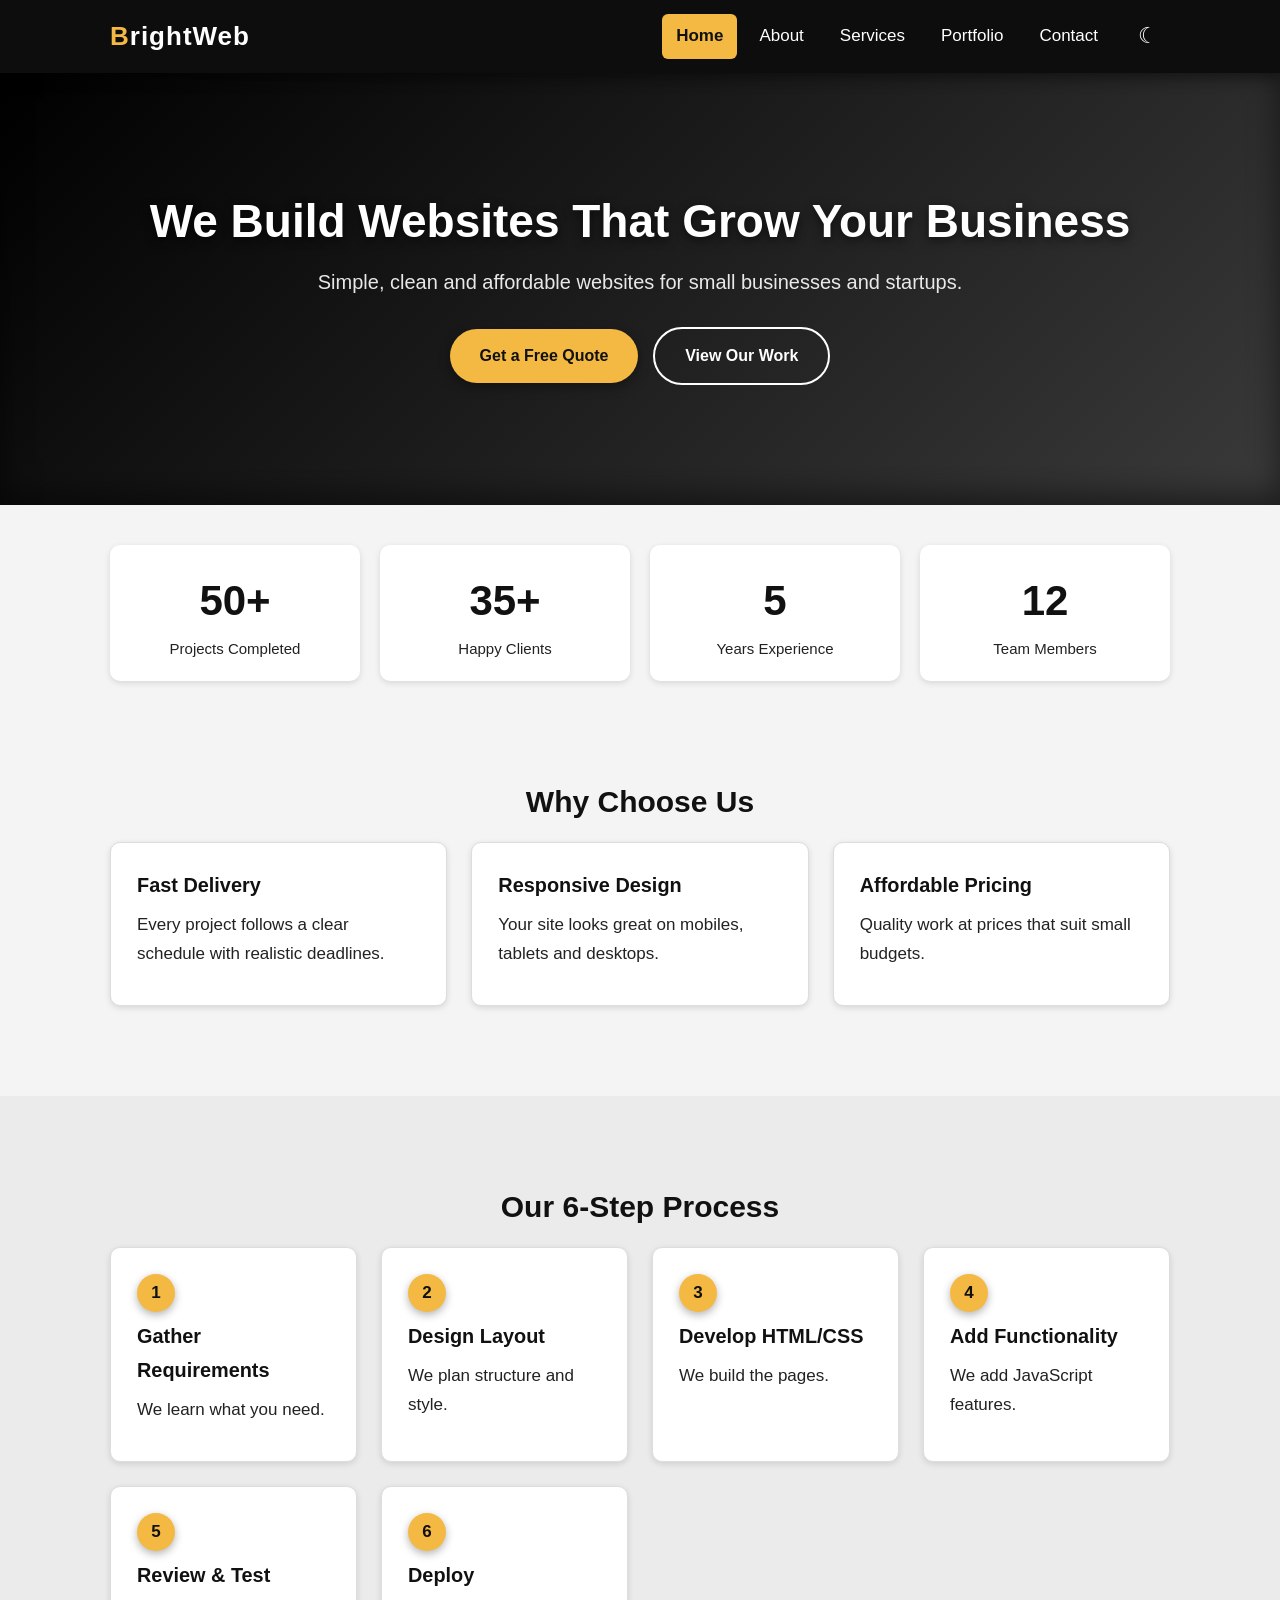
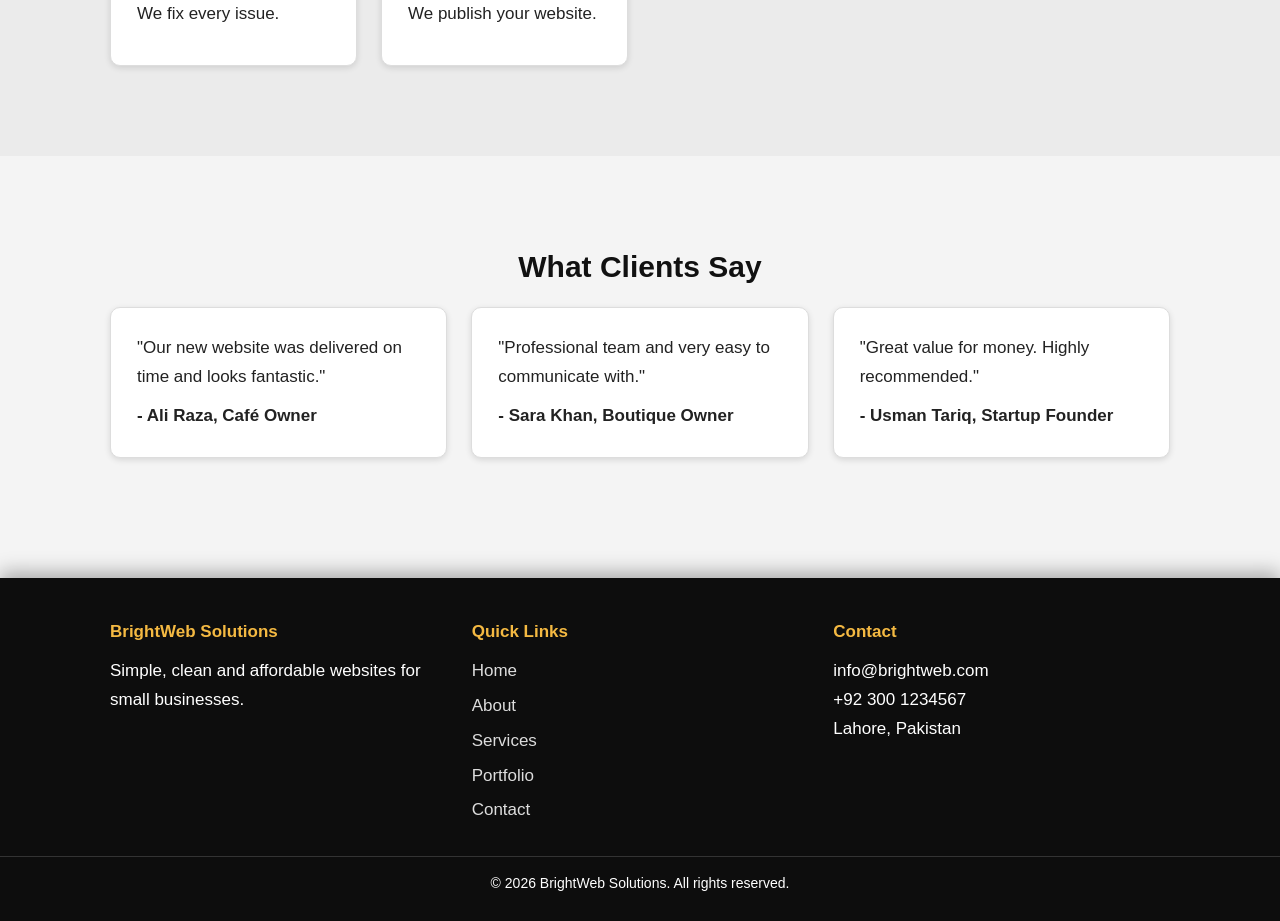
<file: index.html>
<!DOCTYPE html>
<html lang="en">
<head>
  <meta charset="UTF-8">
  <meta name="viewport" content="width=device-width, initial-scale=1.0">
  <title>BrightWeb Solutions - Home</title>
  <link rel="stylesheet" href="css/style.css">
</head>
<body>
  <div id="site-header"></div>

  <section class="hero">
    <div class="container">
      <h1>We Build Websites That Grow Your Business</h1>
      <p>Simple, clean and affordable websites for small businesses and startups.</p>
      <a href="contact.html" class="btn">Get a Free Quote</a>
      <a href="portfolio.html" class="btn btn-outline">View Our Work</a>
    </div>
  </section>

  <section class="container stats">
    <div><span class="counter" data-target="50">0</span>+<p>Projects Completed</p></div>
    <div><span class="counter" data-target="35">0</span>+<p>Happy Clients</p></div>
    <div><span class="counter" data-target="5">0</span><p>Years Experience</p></div>
    <div><span class="counter" data-target="12">0</span><p>Team Members</p></div>
  </section>

  <section class="container section">
    <h2 class="center">Why Choose Us</h2>
    <div class="cards">
      <div class="card"><h3>Fast Delivery</h3><p>Every project follows a clear schedule with realistic deadlines.</p></div>
      <div class="card"><h3>Responsive Design</h3><p>Your site looks great on mobiles, tablets and desktops.</p></div>
      <div class="card"><h3>Affordable Pricing</h3><p>Quality work at prices that suit small budgets.</p></div>
    </div>
  </section>

  <section class="alt">
    <div class="container section">
      <h2 class="center">Our 6-Step Process</h2>
      <div class="cards steps">
        <div class="card"><span class="num">1</span><h3>Gather Requirements</h3><p>We learn what you need.</p></div>
        <div class="card"><span class="num">2</span><h3>Design Layout</h3><p>We plan structure and style.</p></div>
        <div class="card"><span class="num">3</span><h3>Develop HTML/CSS</h3><p>We build the pages.</p></div>
        <div class="card"><span class="num">4</span><h3>Add Functionality</h3><p>We add JavaScript features.</p></div>
        <div class="card"><span class="num">5</span><h3>Review &amp; Test</h3><p>We fix every issue.</p></div>
        <div class="card"><span class="num">6</span><h3>Deploy</h3><p>We publish your website.</p></div>
      </div>
    </div>
  </section>

  <section class="container section">
    <h2 class="center">What Clients Say</h2>
    <div class="cards">
      <div class="card"><p>"Our new website was delivered on time and looks fantastic."</p><strong>- Ali Raza, Café Owner</strong></div>
      <div class="card"><p>"Professional team and very easy to communicate with."</p><strong>- Sara Khan, Boutique Owner</strong></div>
      <div class="card"><p>"Great value for money. Highly recommended."</p><strong>- Usman Tariq, Startup Founder</strong></div>
    </div>
  </section>

  <div id="site-footer"></div>
  <script src="js/script.js"></script>
</body>
</html>
</file>
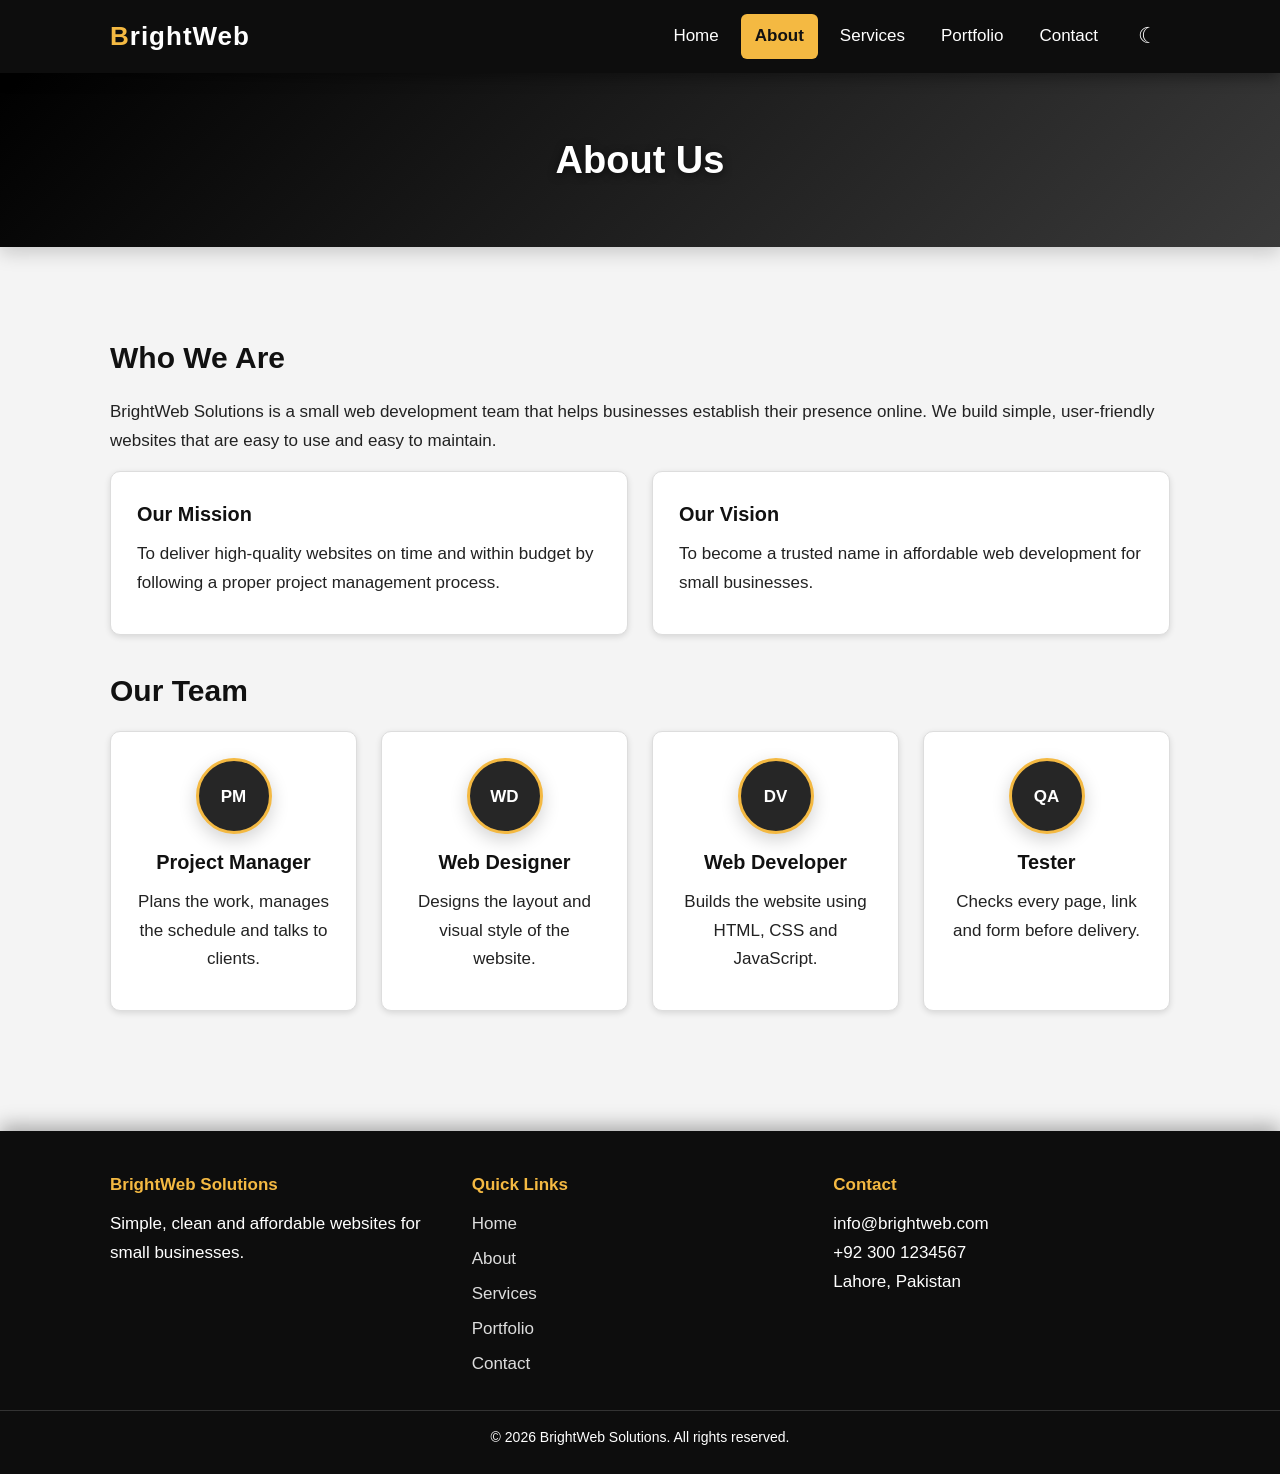
<file: about.html>
<!DOCTYPE html>
<html lang="en">
<head>
  <meta charset="UTF-8">
  <meta name="viewport" content="width=device-width, initial-scale=1.0">
  <title>BrightWeb Solutions - About</title>
  <link rel="stylesheet" href="css/style.css">
</head>
<body>
  <div id="site-header"></div>

  <section class="page-title"><div class="container"><h1>About Us</h1></div></section>

  <section class="container section">
    <h2>Who We Are</h2>
    <p>BrightWeb Solutions is a small web development team that helps businesses establish their presence online. We build simple, user-friendly websites that are easy to use and easy to maintain.</p>

    <div class="cards two">
      <div class="card"><h3>Our Mission</h3><p>To deliver high-quality websites on time and within budget by following a proper project management process.</p></div>
      <div class="card"><h3>Our Vision</h3><p>To become a trusted name in affordable web development for small businesses.</p></div>
    </div>

    <h2>Our Team</h2>
    <div class="cards">
      <div class="card center"><div class="avatar">PM</div><h3>Project Manager</h3><p>Plans the work, manages the schedule and talks to clients.</p></div>
      <div class="card center"><div class="avatar">WD</div><h3>Web Designer</h3><p>Designs the layout and visual style of the website.</p></div>
      <div class="card center"><div class="avatar">DV</div><h3>Web Developer</h3><p>Builds the website using HTML, CSS and JavaScript.</p></div>
      <div class="card center"><div class="avatar">QA</div><h3>Tester</h3><p>Checks every page, link and form before delivery.</p></div>
    </div>
  </section>

  <div id="site-footer"></div>
  <script src="js/script.js"></script>
</body>
</html>
</file>
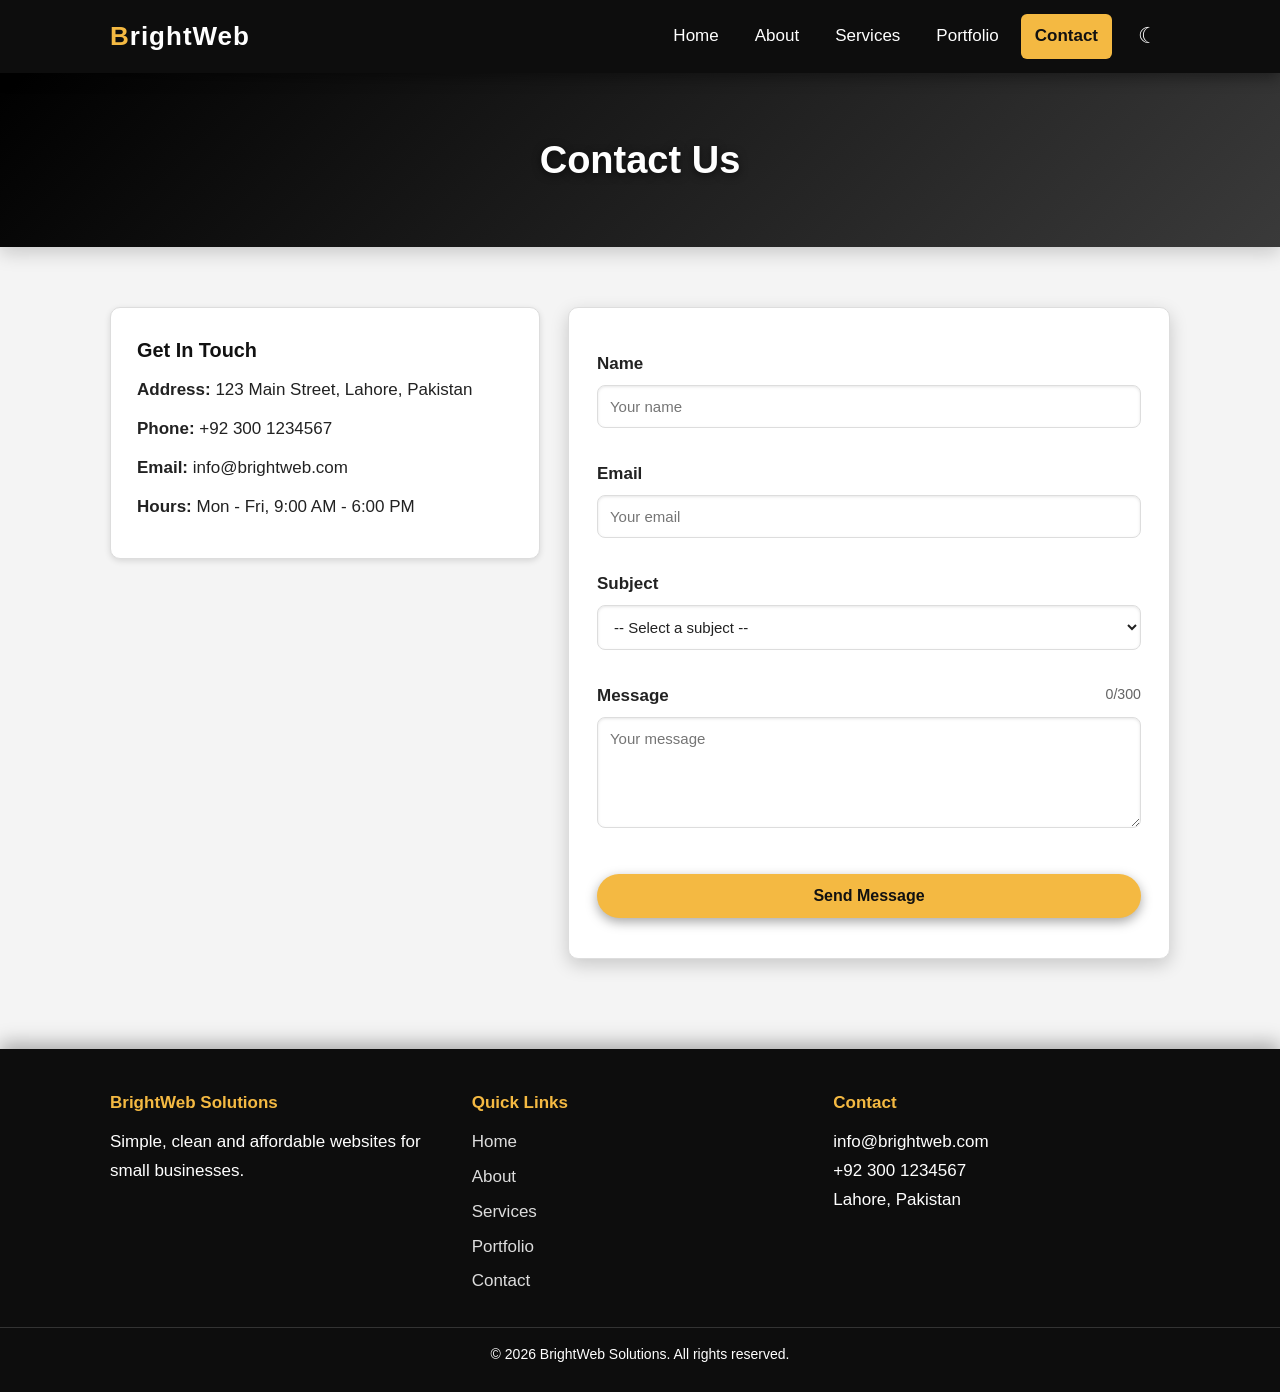
<file: contact.html>
<!DOCTYPE html>
<html lang="en">
<head>
  <meta charset="UTF-8">
  <meta name="viewport" content="width=device-width, initial-scale=1.0">
  <title>BrightWeb Solutions - Contact</title>
  <link rel="stylesheet" href="css/style.css">
</head>
<body>
  <div id="site-header"></div>

  <section class="page-title"><div class="container"><h1>Contact Us</h1></div></section>

  <section class="container section contact-grid">
    <div class="card">
      <h3>Get In Touch</h3>
      <p><strong>Address:</strong> 123 Main Street, Lahore, Pakistan</p>
      <p><strong>Phone:</strong> +92 300 1234567</p>
      <p><strong>Email:</strong> info@brightweb.com</p>
      <p><strong>Hours:</strong> Mon - Fri, 9:00 AM - 6:00 PM</p>
    </div>

    <form id="contact-form" novalidate>
      <label for="name">Name</label>
      <input type="text" id="name" placeholder="Your name">
      <span class="error" id="name-error"></span>

      <label for="email">Email</label>
      <input type="email" id="email" placeholder="Your email">
      <span class="error" id="email-error"></span>

      <label for="subject">Subject</label>
      <select id="subject">
        <option value="">-- Select a subject --</option>
        <option>Website Design</option>
        <option>Website Development</option>
        <option>Support</option>
        <option>Other</option>
      </select>
      <span class="error" id="subject-error"></span>

      <label for="message">Message <small id="counter">0/300</small></label>
      <textarea id="message" rows="5" maxlength="300" placeholder="Your message"></textarea>
      <span class="error" id="message-error"></span>

      <button type="submit" class="btn">Send Message</button>
      <p id="success-msg"></p>
    </form>
  </section>

  <div id="site-footer"></div>
  <script src="js/script.js"></script>
</body>
</html>
</file>
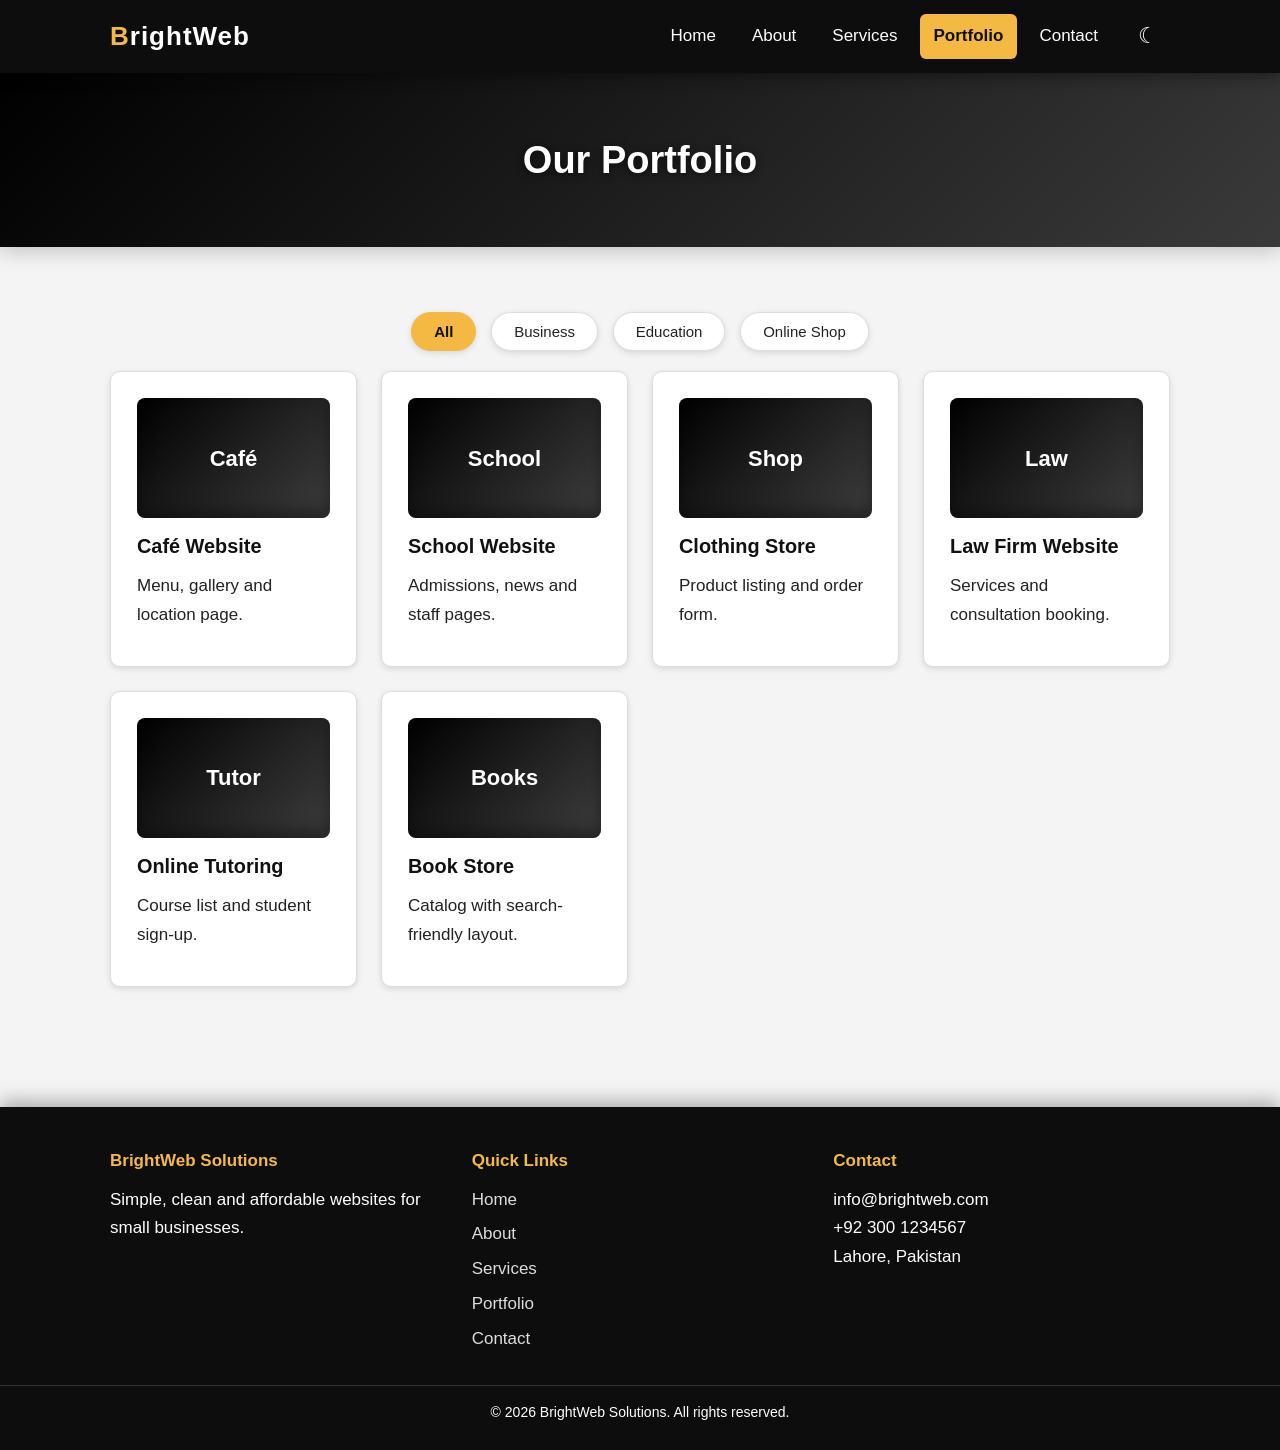
<file: portfolio.html>
<!DOCTYPE html>
<html lang="en">
<head>
  <meta charset="UTF-8">
  <meta name="viewport" content="width=device-width, initial-scale=1.0">
  <title>BrightWeb Solutions - Portfolio</title>
  <link rel="stylesheet" href="css/style.css">
</head>
<body>
  <div id="site-header"></div>

  <section class="page-title"><div class="container"><h1>Our Portfolio</h1></div></section>

  <section class="container section">
    <div class="filters">
      <button class="filter-btn active" data-filter="all">All</button>
      <button class="filter-btn" data-filter="business">Business</button>
      <button class="filter-btn" data-filter="education">Education</button>
      <button class="filter-btn" data-filter="shop">Online Shop</button>
    </div>

    <div class="cards">
      <div class="card project" data-category="business"><div class="thumb">Café</div><h3>Café Website</h3><p>Menu, gallery and location page.</p></div>
      <div class="card project" data-category="education"><div class="thumb">School</div><h3>School Website</h3><p>Admissions, news and staff pages.</p></div>
      <div class="card project" data-category="shop"><div class="thumb">Shop</div><h3>Clothing Store</h3><p>Product listing and order form.</p></div>
      <div class="card project" data-category="business"><div class="thumb">Law</div><h3>Law Firm Website</h3><p>Services and consultation booking.</p></div>
      <div class="card project" data-category="education"><div class="thumb">Tutor</div><h3>Online Tutoring</h3><p>Course list and student sign-up.</p></div>
      <div class="card project" data-category="shop"><div class="thumb">Books</div><h3>Book Store</h3><p>Catalog with search-friendly layout.</p></div>
    </div>
  </section>

  <div id="site-footer"></div>
  <script src="js/script.js"></script>
</body>
</html>
</file>
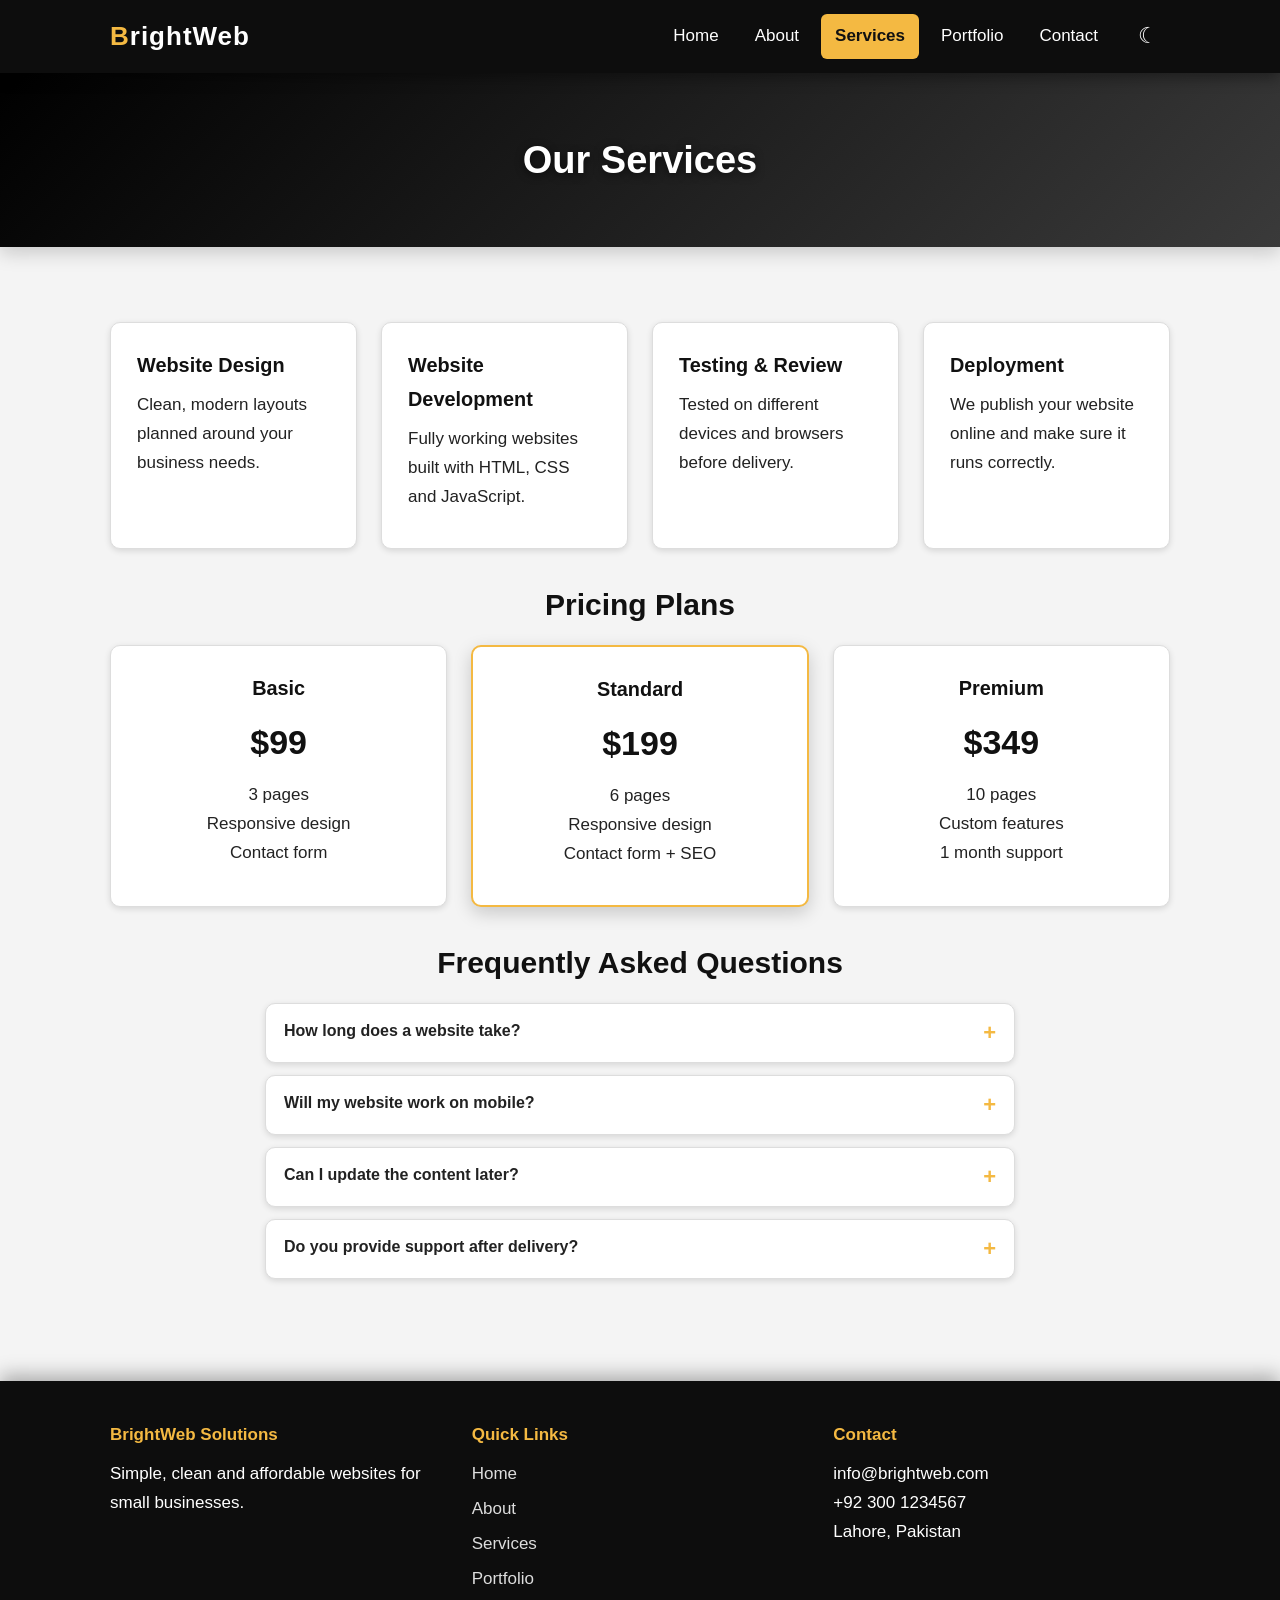
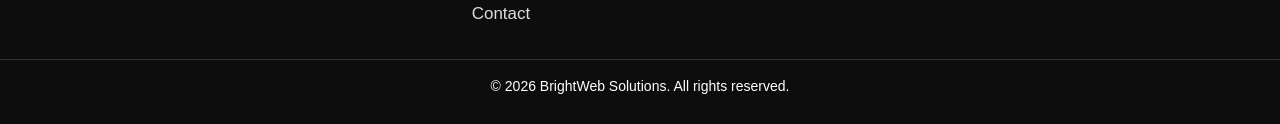
<file: services.html>
<!DOCTYPE html>
<html lang="en">
<head>
  <meta charset="UTF-8">
  <meta name="viewport" content="width=device-width, initial-scale=1.0">
  <title>BrightWeb Solutions - Services</title>
  <link rel="stylesheet" href="css/style.css">
</head>
<body>
  <div id="site-header"></div>

  <section class="page-title"><div class="container"><h1>Our Services</h1></div></section>

  <section class="container section">
    <div class="cards">
      <div class="card"><h3>Website Design</h3><p>Clean, modern layouts planned around your business needs.</p></div>
      <div class="card"><h3>Website Development</h3><p>Fully working websites built with HTML, CSS and JavaScript.</p></div>
      <div class="card"><h3>Testing &amp; Review</h3><p>Tested on different devices and browsers before delivery.</p></div>
      <div class="card"><h3>Deployment</h3><p>We publish your website online and make sure it runs correctly.</p></div>
    </div>

    <h2 class="center">Pricing Plans</h2>
    <div class="cards">
      <div class="card center"><h3>Basic</h3><p class="price">$99</p><p>3 pages<br>Responsive design<br>Contact form</p></div>
      <div class="card center featured"><h3>Standard</h3><p class="price">$199</p><p>6 pages<br>Responsive design<br>Contact form + SEO</p></div>
      <div class="card center"><h3>Premium</h3><p class="price">$349</p><p>10 pages<br>Custom features<br>1 month support</p></div>
    </div>

    <h2 class="center">Frequently Asked Questions</h2>
    <div class="faq">
      <div class="faq-item"><button class="faq-q">How long does a website take?</button><div class="faq-a"><p>A simple website usually takes about 2 to 3 weeks, depending on the number of pages.</p></div></div>
      <div class="faq-item"><button class="faq-q">Will my website work on mobile?</button><div class="faq-a"><p>Yes. Every website we build is fully responsive.</p></div></div>
      <div class="faq-item"><button class="faq-q">Can I update the content later?</button><div class="faq-a"><p>Yes. We keep the code simple so changes are easy to make.</p></div></div>
      <div class="faq-item"><button class="faq-q">Do you provide support after delivery?</button><div class="faq-a"><p>Yes. Support is included for a limited time, depending on the plan.</p></div></div>
    </div>
  </section>

  <div id="site-footer"></div>
  <script src="js/script.js"></script>
</body>
</html>
</file>
<file: css/style.css>
:root {
  --primary: #0d0d0d;
  --secondary: #262626;
  --accent: #f4b942;
  --bg: #f4f4f4;
  --card: #ffffff;
  --text: #222222;
  --heading: #111111;
  --alt: #ebebeb;
  --border: #dddddd;
  --shadow-sm: 0 2px 6px rgba(0, 0, 0, 0.12);
  --shadow-md: 0 6px 18px rgba(0, 0, 0, 0.18);
  --shadow-lg: 0 14px 34px rgba(0, 0, 0, 0.30);
  --radius: 10px;
}
body.dark {
  --primary: #000000;
  --secondary: #2b2b2b;
  --bg: #0f0f0f;
  --card: #1b1b1b;
  --text: #eaeaea;
  --heading: #f4b942;
  --alt: #151515;
  --border: #333333;
  --shadow-sm: 0 2px 6px rgba(0, 0, 0, 0.6);
  --shadow-md: 0 6px 18px rgba(0, 0, 0, 0.7);
  --shadow-lg: 0 14px 34px rgba(0, 0, 0, 0.85);
}

* { margin: 0; padding: 0; box-sizing: border-box; }
html { scroll-behavior: smooth; }
body {
  font-family: "Segoe UI", Arial, sans-serif;
  line-height: 1.7;
  color: var(--text);
  background: var(--bg);
  font-size: clamp(15px, 1.2vw + 12px, 17px);
  transition: background 0.3s, color 0.3s;
}
.container { width: 100%; max-width: 1100px; margin: 0 auto; padding: 0 20px; }
.section { padding-top: clamp(30px, 5vw, 60px); padding-bottom: clamp(30px, 5vw, 60px); }
.center { text-align: center; }
.alt { background: var(--alt); }
h2 { color: var(--heading); margin: 25px 0 15px; font-size: clamp(22px, 3vw, 30px); }
p { margin-bottom: 10px; }

/* Keyboard focus (user friendly) */
a:focus-visible, button:focus-visible, input:focus-visible,
select:focus-visible, textarea:focus-visible {
  outline: 3px solid var(--accent);
  outline-offset: 2px;
}

/* Header */
header {
  background: var(--primary);
  position: sticky;
  top: 0;
  z-index: 100;
  box-shadow: 0 4px 14px rgba(0, 0, 0, 0.4);
}
.header-inner { display: flex; justify-content: space-between; align-items: center; padding-top: 14px; padding-bottom: 14px; }
.logo { color: #fff; font-size: 26px; font-weight: bold; text-decoration: none; letter-spacing: 1px; }
.logo::first-letter { color: var(--accent); }
nav { display: flex; align-items: center; }
nav a {
  color: #fff;
  text-decoration: none;
  margin-left: 8px;
  padding: 8px 14px;
  border-radius: 6px;
  transition: background 0.2s, color 0.2s;
}
nav a:hover { background: rgba(255, 255, 255, 0.15); }
nav a.active { background: var(--accent); color: #111; font-weight: bold; }
#theme-btn, #menu-btn {
  background: none; border: none; color: #fff; font-size: 22px;
  cursor: pointer; margin-left: 14px; width: 44px; height: 44px; border-radius: 50%;
  transition: background 0.2s;
}
#theme-btn:hover, #menu-btn:hover { background: rgba(255, 255, 255, 0.15); }
#menu-btn { display: none; }

/* Hero and banners */
.hero {
  background: linear-gradient(135deg, #000000, #3a3a3a);
  color: #fff;
  text-align: center;
  padding: clamp(60px, 12vw, 120px) 20px;
  box-shadow: inset 0 -10px 30px rgba(0, 0, 0, 0.5);
}
.hero h1 { font-size: clamp(28px, 5vw, 46px); margin-bottom: 15px; line-height: 1.25; text-shadow: 0 3px 10px rgba(0, 0, 0, 0.6); }
.hero p { font-size: clamp(16px, 2vw, 20px); margin-bottom: 28px; opacity: 0.9; }
.page-title {
  background: linear-gradient(135deg, #000000, #3a3a3a);
  color: #fff;
  text-align: center;
  padding: clamp(30px, 6vw, 55px) 0;
  box-shadow: var(--shadow-md);
}
.page-title h1 { font-size: clamp(26px, 4vw, 38px); text-shadow: 0 2px 8px rgba(0, 0, 0, 0.6); }

/* Buttons */
.btn {
  display: inline-block;
  background: var(--accent);
  color: #111;
  border: none;
  padding: 13px 30px;
  font-size: 16px;
  font-weight: bold;
  text-decoration: none;
  border-radius: 30px;
  cursor: pointer;
  box-shadow: 0 4px 12px rgba(0, 0, 0, 0.35);
  transition: transform 0.2s, box-shadow 0.2s;
}
.btn:hover { transform: translateY(-3px); box-shadow: 0 8px 20px rgba(0, 0, 0, 0.45); }
.btn:active { transform: translateY(0); }
.btn-outline { background: transparent; border: 2px solid #fff; color: #fff; margin-left: 10px; box-shadow: none; }
.btn-outline:hover { background: #fff; color: #111; }

/* Stats */
.stats {
  display: grid;
  grid-template-columns: repeat(auto-fit, minmax(150px, 1fr));
  gap: 20px;
  text-align: center;
  padding-top: 40px;
  padding-bottom: 10px;
  font-size: clamp(30px, 4vw, 42px);
  font-weight: bold;
  color: var(--heading);
}
.stats > div { background: var(--card); padding: 20px 10px; border-radius: var(--radius); box-shadow: var(--shadow-sm); }
.stats p { font-size: 15px; font-weight: normal; color: var(--text); margin: 0; }

/* Cards */
.cards { display: grid; grid-template-columns: repeat(auto-fit, minmax(230px, 1fr)); gap: 24px; margin: 15px 0 30px; }
.cards.two { grid-template-columns: repeat(auto-fit, minmax(300px, 1fr)); }
.card {
  background: var(--card);
  padding: 26px;
  border-radius: var(--radius);
  border: 1px solid var(--border);
  box-shadow: var(--shadow-sm);
  transition: transform 0.25s, box-shadow 0.25s;
}
.card:hover { transform: translateY(-6px); box-shadow: var(--shadow-lg); }
.card h3 { color: var(--heading); margin-bottom: 8px; }
.card.featured { border: 2px solid var(--accent); box-shadow: var(--shadow-md); }
.num {
  display: inline-block; width: 38px; height: 38px; line-height: 38px; text-align: center;
  border-radius: 50%; background: var(--accent); color: #111; font-weight: bold; margin-bottom: 8px;
  box-shadow: 0 3px 8px rgba(0, 0, 0, 0.3);
}
.avatar {
  width: 76px; height: 76px; line-height: 72px; border-radius: 50%;
  background: var(--secondary); color: #fff; font-weight: bold; margin: 0 auto 12px;
  border: 3px solid var(--accent); box-shadow: var(--shadow-md);
}
.price { font-size: 34px; font-weight: bold; color: var(--heading); }
.thumb {
  height: 120px; display: flex; align-items: center; justify-content: center;
  background: linear-gradient(135deg, #000000, #3d3d3d);
  color: #fff; font-size: 22px; font-weight: bold; border-radius: 8px; margin-bottom: 12px;
  box-shadow: inset 0 -8px 16px rgba(0, 0, 0, 0.4);
}

/* Portfolio filters */
.filters { text-align: center; margin-bottom: 15px; }
.filter-btn {
  background: var(--card); color: var(--text); border: 1px solid var(--border);
  padding: 10px 22px; margin: 5px; border-radius: 30px; cursor: pointer; font-size: 15px;
  box-shadow: var(--shadow-sm); transition: transform 0.2s, background 0.2s;
}
.filter-btn:hover { transform: translateY(-2px); }
.filter-btn.active { background: var(--accent); color: #111; border-color: var(--accent); font-weight: bold; }
.project.hide { display: none; }

/* FAQ */
.faq { max-width: 750px; margin: 0 auto; }
.faq-item {
  background: var(--card); margin-bottom: 12px; border-radius: var(--radius);
  box-shadow: var(--shadow-sm); border: 1px solid var(--border); overflow: hidden;
  transition: box-shadow 0.2s;
}
.faq-item:hover { box-shadow: var(--shadow-md); }
.faq-q {
  width: 100%; text-align: left; padding: 18px; background: none; border: none;
  font-size: 16px; font-weight: bold; color: var(--text); cursor: pointer;
}
.faq-q::after { content: "+"; float: right; font-size: 22px; line-height: 1; color: var(--accent); }
.faq-item.open .faq-q::after { content: "\2212"; }
.faq-a { max-height: 0; overflow: hidden; padding: 0 18px; transition: max-height 0.35s; }
.faq-item.open .faq-a { max-height: 200px; }

/* Contact */
.contact-grid { display: grid; grid-template-columns: 1fr 1.4fr; gap: 28px; align-items: start; }
form {
  background: var(--card); padding: 28px; border-radius: var(--radius);
  border: 1px solid var(--border); box-shadow: var(--shadow-md);
}
label { display: block; margin-top: 14px; font-weight: bold; }
label small { float: right; font-weight: normal; opacity: 0.7; }
input, textarea, select {
  width: 100%; padding: 12px; margin-top: 6px; border: 1px solid var(--border);
  border-radius: 8px; font-size: 15px; font-family: inherit;
  background: var(--card); color: var(--text);
  box-shadow: inset 0 1px 3px rgba(0, 0, 0, 0.1);
  transition: border-color 0.2s, box-shadow 0.2s;
}
input:focus, textarea:focus, select:focus { border-color: var(--accent); }
.invalid { border-color: #e74c3c !important; }
.error { display: block; color: #e74c3c; font-size: 13px; min-height: 18px; }
form .btn { margin-top: 18px; width: 100%; }
#success-msg { margin-top: 12px; color: #2ecc71; font-weight: bold; text-align: center; }

/* Footer */
footer { background: var(--primary); color: #fff; padding: 40px 0 15px; margin-top: 30px; box-shadow: 0 -6px 18px rgba(0, 0, 0, 0.3); }
.footer-grid { display: grid; grid-template-columns: repeat(auto-fit, minmax(200px, 1fr)); gap: 25px; }
footer h4 { color: var(--accent); margin-bottom: 10px; }
footer a { color: #ddd; display: block; text-decoration: none; margin-bottom: 6px; transition: color 0.2s, padding-left 0.2s; }
footer a:hover { color: var(--accent); padding-left: 5px; }
.copy { text-align: center; margin-top: 25px; font-size: 14px; border-top: 1px solid #333; padding-top: 15px; }

/* Back to top */
#top-btn {
  display: none; position: fixed; bottom: 22px; right: 22px; width: 48px; height: 48px;
  border: none; border-radius: 50%; background: var(--accent); color: #111; font-size: 22px;
  cursor: pointer; box-shadow: var(--shadow-lg); transition: transform 0.2s;
}
#top-btn:hover { transform: translateY(-4px); }

/* Responsive */
@media (max-width: 800px) {
  #menu-btn { display: block; }
  nav {
    display: none; position: absolute; top: 100%; left: 0; width: 100%;
    background: var(--primary); flex-direction: column; align-items: stretch;
    padding: 10px 20px 20px; box-shadow: 0 10px 20px rgba(0, 0, 0, 0.4);
  }
  nav.open { display: flex; }
  nav a { margin: 4px 0; padding: 14px; }
  #theme-btn { margin: 8px 0 0; align-self: flex-start; }
  .btn-outline { margin: 12px 0 0; }
  .contact-grid { grid-template-columns: 1fr; }
}

/* Respect users who prefer less motion */
@media (prefers-reduced-motion: reduce) {
  * { transition: none !important; scroll-behavior: auto !important; }
}
</file>
